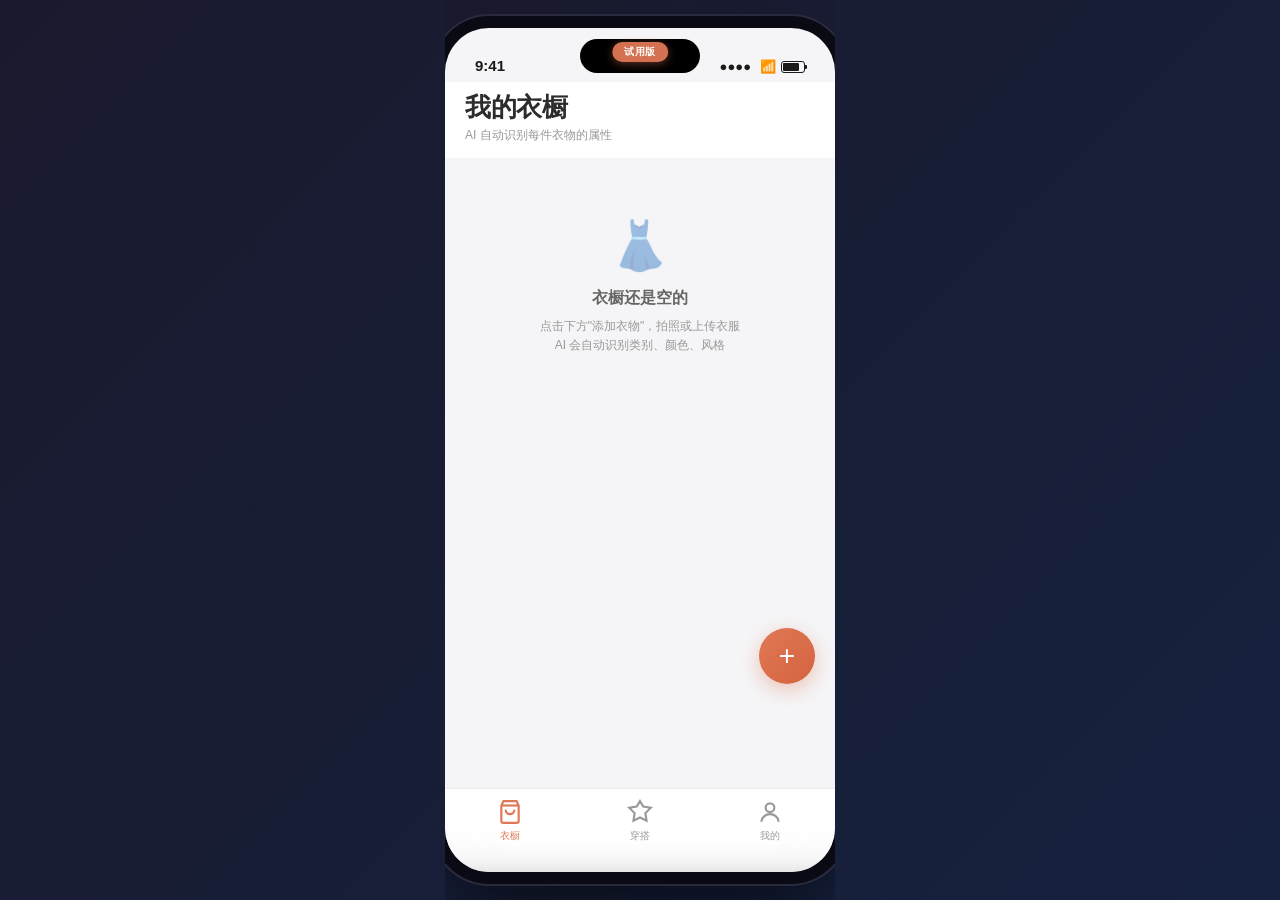
<file: index.html>
<!DOCTYPE html>
<html lang="zh-CN">
<head>
<meta charset="UTF-8">
<meta name="viewport" content="width=device-width, initial-scale=1.0, maximum-scale=1.0, user-scalable=no, viewport-fit=cover">
<title>智能穿搭 · 让 AI 帮你搭出每天的精彩</title>

<!-- ===== PWA 三件套（相册缺失，本方案补全） ===== -->
<link rel="manifest" href="manifest.json">
<meta name="theme-color" content="#e07856">
<meta name="apple-mobile-web-app-capable" content="yes">
<meta name="apple-mobile-web-app-status-bar-style" content="default">
<meta name="apple-mobile-web-app-title" content="智能穿搭">
<link rel="apple-touch-icon" href="assets/icons/apple-touch-icon.png">

<link rel="stylesheet" href="css/style.css" />

<style>
  /* AI 功能样式（复用相册） */
  .ai-output { margin-top:12px; padding:14px; background:#fff; border-radius:12px; font-size:14px; line-height:1.8; color:#333; white-space:pre-wrap; }
  .ai-output.streaming::after { content:'▋'; color:#e07856; animation:blink 0.8s infinite; }
  @keyframes blink { 50%{opacity:0;} }
  .ai-loading { display:flex; align-items:center; justify-content:center; gap:8px; padding:20px; color:#999; font-size:13px; }
  .ai-dot { width:6px; height:6px; background:#e07856; border-radius:50%; animation:bounce 1.2s infinite; }
  .ai-dot:nth-child(2){ animation-delay:0.2s; } .ai-dot:nth-child(3){ animation-delay:0.4s; }
  @keyframes bounce { 0%,80%,100%{transform:scale(0.6);opacity:0.4;} 40%{transform:scale(1);opacity:1;} }
  .ai-error { margin-top:12px; padding:12px; background:#fff5f5; border:1px solid #ffd5d5; border-radius:10px; font-size:12px; color:#c0392b; line-height:1.6; }
  .empty-state { padding:60px 30px; text-align:center; color:#999; }
  .empty-state .es-icon { font-size:48px; margin-bottom:14px; opacity:0.4; }
  .empty-state .es-title { font-size:16px; font-weight:700; color:#666; }
  .empty-state .es-sub { font-size:12px; margin-top:8px; line-height:1.6; }
  .empty-hint { padding:30px 20px; text-align:center; color:#bbb; font-size:13px; }

  /* 抽屉输入样式（复用相册 supplement） */
  .supp-label { font-size:13px; font-weight:700; margin-bottom:8px; }
  .supp-input { width:100%; padding:12px 14px; border:1px solid #e0e0e0; border-radius:12px; font-size:14px; font-family:inherit; outline:none; background:#fff; }
  .supp-input:focus { border-color:#e07856; }
  .supp-hint { font-size:11px; color:#bbb; margin-top:6px; }
  .supp-save { width:100%; margin-top:20px; padding:14px; background:linear-gradient(135deg,#e07856,#d4633f); color:#fff; border:none; border-radius:14px; font-size:15px; font-weight:700; cursor:pointer; }

  /* 打标签遮罩 */
  .tagging-mask { position:absolute; inset:0; background:rgba(0,0,0,0.5); z-index:850; display:none; align-items:center; justify-content:center; }
  .tagging-mask.show { display:flex; }
  .tagging-box { background:#fff; border-radius:18px; padding:24px 30px; text-align:center; box-shadow:0 10px 40px rgba(0,0,0,0.3); }
  .tagging-box .tg-icon { font-size:40px; margin-bottom:10px; }
  .tagging-box .tg-status { font-size:14px; color:#333; font-weight:600; }

  /* 添加衣物来源选择菜单 */
  .add-source-sheet { position:absolute; left:0; right:0; bottom:0; background:#fff; border-radius:24px 24px 0 0; padding:10px 20px 30px; z-index:821; transform:translateY(110%); transition:transform 0.3s cubic-bezier(0.2,0.8,0.2,1); box-shadow:0 -8px 40px rgba(0,0,0,0.2); }
  .add-source-sheet.show { transform:translateY(0); }
  .add-source-btn { display:flex; align-items:center; gap:14px; padding:16px; background:#f8f8fa; border-radius:14px; margin-bottom:10px; cursor:pointer; }
  .add-source-btn:active { background:#f0f0f2; }
  .add-source-btn .as-icon { font-size:28px; flex-shrink:0; }
  .add-source-btn .as-title { font-size:15px; font-weight:700; color:#1a1a2e; }
  .add-source-btn .as-desc { font-size:11px; color:#999; margin-top:2px; }
  .add-source-cancel { text-align:center; padding:14px; font-size:14px; color:#999; font-weight:600; margin-top:6px; cursor:pointer; }

  /* 视觉隐藏但保持可交互（比 display:none 更适合 label 关联的 input） */
  .sr-only { position:absolute; width:1px; height:1px; padding:0; margin:-1px; overflow:hidden; clip:rect(0,0,0,0); white-space:nowrap; border:0; }

  /* 衣橱页 */
  .closet-stats { display:flex; flex-wrap:wrap; gap:6px; padding:14px 20px 4px; }
  .cloth-grid { display:grid; grid-template-columns:1fr 1fr; gap:12px; padding:12px 20px 0; }
  .cloth-card { background:#fff; border-radius:16px; overflow:hidden; position:relative; box-shadow:0 1px 3px rgba(0,0,0,0.04); }
  .cloth-thumb { width:100%; aspect-ratio:1; background-size:cover; background-position:center; background-color:#f0f0f2; display:flex; align-items:center; justify-content:center; }
  .cloth-thumb span { font-size:32px; opacity:0.3; }
  .cloth-info { padding:10px 12px; }
  .cloth-cat { font-size:13px; font-weight:700; color:#1a1a2e; }
  .cloth-meta { font-size:11px; color:#999; margin-top:3px; }
  .cloth-del { position:absolute; top:8px; right:8px; width:26px; height:26px; background:rgba(0,0,0,0.4); border-radius:50%; display:flex; align-items:center; justify-content:center; font-size:12px; }
  .detail-cloth-img { width:100%; aspect-ratio:1; background-size:cover; background-position:center; background-color:#f0f0f2; }
  .retag-btn { width:100%; margin-top:12px; padding:12px; background:linear-gradient(135deg,#1a1a2e,#2d3561); color:#fff; border:none; border-radius:12px; font-size:13px; font-weight:600; cursor:pointer; display:flex; align-items:center; justify-content:center; gap:6px; }
  .retag-btn:active { opacity:0.85; }
  .cloth-badge { position:absolute; top:6px; left:6px; background:rgba(224,120,86,0.95); color:#fff; font-size:9px; font-weight:700; padding:2px 7px; border-radius:8px; }
  .cloth-thumb { position:relative; }

  /* 穿搭页 */
  .cond-card { margin:14px 20px; background:#fff; border-radius:18px; padding:16px; box-shadow:0 1px 3px rgba(0,0,0,0.04); }
  .cond-row { display:flex; align-items:center; padding:8px 0; border-bottom:1px solid #f7f7f8; }
  .cond-row:last-child { border-bottom:none; }
  .cond-label { width:64px; font-size:14px; font-weight:600; color:#333; }
  .cond-input { flex:1; border:none; outline:none; font-size:14px; font-family:inherit; background:transparent; }
  .cond-unit { font-size:13px; color:#999; }
  .ai-btn { width:100%; padding:14px; background:linear-gradient(135deg,#1a1a2e,#2d3561); color:#fff; border:none; border-radius:14px; font-size:15px; font-weight:700; cursor:pointer; display:flex; align-items:center; justify-content:center; gap:6px; }
  .ai-btn:active { opacity:0.85; }
  .look-card { background:#fff; border-radius:18px; padding:16px; margin-top:14px; box-shadow:0 1px 3px rgba(0,0,0,0.04); }
  .look-picks { display:flex; gap:10px; overflow-x:auto; padding-bottom:12px; }
  .look-picks::-webkit-scrollbar { display:none; }
  .pick-item { flex:0 0 80px; }
  .pick-thumb { width:80px; height:80px; border-radius:12px; background-size:cover; background-position:center; background-color:#f0f0f2; display:flex; align-items:center; justify-content:center; }
  .pick-thumb span { font-size:22px; opacity:0.3; }
  .pick-body { margin-top:6px; text-align:center; }
  .pick-role { font-size:11px; font-weight:700; color:#e07856; }
  .pick-desc { font-size:10px; color:#999; margin-top:2px; }
  .look-reason { font-size:13px; color:#555; line-height:1.7; padding:12px 0; border-top:1px solid #f7f7f8; }
  .poster-btn { margin-top:10px; }
  .save-look-btn { width:100%; margin-top:10px; padding:12px; background:#f0f0f2; color:#666; border:none; border-radius:12px; font-size:13px; font-weight:600; cursor:pointer; }
  .poster-wrap { text-align:center; }
  .poster-img { width:100%; border-radius:14px; display:block; }
  .poster-dl { display:inline-block; margin-top:10px; padding:8px 18px; background:#e07856; color:#fff; border-radius:20px; font-size:13px; text-decoration:none; font-weight:600; }
  .history-card { display:flex; align-items:center; gap:12px; background:#fff; border-radius:14px; padding:10px; margin-bottom:10px; box-shadow:0 1px 3px rgba(0,0,0,0.04); position:relative; }
  .history-cover { width:60px; height:60px; border-radius:10px; background-size:cover; background-position:center; background-color:#f0f0f2; display:flex; align-items:center; justify-content:center; flex-shrink:0; }
  .history-cover span { font-size:22px; opacity:0.3; }
  .history-body { flex:1; min-width:0; }
  .history-cond { font-size:13px; font-weight:600; color:#333; }
  .history-date { font-size:11px; color:#999; margin-top:3px; }
  .history-poster-badge { font-size:10px; color:#fff; background:#e07856; padding:2px 8px; border-radius:8px; }
  .history-del { position:absolute; top:8px; right:8px; font-size:14px; }

  /* 悬浮添加按钮 */
  .fab { position:absolute; right:20px; bottom:104px; width:56px; height:56px; border-radius:50%; background:linear-gradient(135deg,#e07856,#d4633f); color:#fff; border:none; font-size:28px; box-shadow:0 6px 20px rgba(224,120,86,0.4); cursor:pointer; z-index:40; display:flex; align-items:center; justify-content:center; }

  /* 激活遮罩 */
  .license-mask { position:absolute; inset:0; background:linear-gradient(160deg,#1a1a2e 0%,#2d3561 60%,#e07856 140%); z-index:950; display:none; flex-direction:column; align-items:center; justify-content:center; padding:40px 30px; }
  .license-mask.show { display:flex; }
  .license-box { width:100%; max-width:320px; text-align:center; color:#fff; }
  .lic-icon { font-size:56px; margin-bottom:16px; }
  .lic-title { font-size:24px; font-weight:800; letter-spacing:-0.5px; }
  .lic-sub { font-size:12px; opacity:0.8; margin-top:10px; line-height:1.6; }
  .lic-input { width:100%; margin-top:24px; padding:14px 16px; border-radius:14px; border:none; font-size:16px; font-family:inherit; text-align:center; letter-spacing:1px; background:rgba(255,255,255,0.95); color:#1a1a2e; outline:none; }
  .lic-error { font-size:12px; color:#ffd5d5; margin-top:10px; min-height:16px; }
  .lic-btn { width:100%; margin-top:16px; padding:15px; background:#fff; color:#1a1a2e; border:none; border-radius:14px; font-size:15px; font-weight:700; cursor:pointer; box-shadow:0 6px 20px rgba(0,0,0,0.3); }
  .lic-btn:active { opacity:0.85; }
  .lic-tip { font-size:10px; opacity:0.6; margin-top:24px; line-height:1.5; }

  /* 试用版徽章 */
  .edition-badge { position:absolute; top:14px; left:50%; transform:translateX(-50%); z-index:110; background:rgba(224,120,86,0.95); color:#fff; font-size:10px; font-weight:700; padding:3px 12px; border-radius:10px; letter-spacing:0.5px; box-shadow:0 2px 8px rgba(224,120,86,0.4); display:none; }

  /* API 配置教程折叠区 */
  .guide-toggle { margin-top:14px; padding:12px 14px; background:#f0f6ff; border:1px solid #d0e3ff; border-radius:12px; font-size:12px; color:#1a73e8; font-weight:600; cursor:pointer; display:flex; align-items:center; justify-content:space-between; }
  .guide-toggle:active { background:#e3eeff; }
  .guide-arrow { transition:transform 0.2s; font-size:18px; }
  .guide-arrow.open { transform:rotate(90deg); }
  .guide-steps { margin-top:10px; }
  .guide-step { display:flex; gap:12px; padding:12px 0; border-bottom:1px solid #f5f5f7; }
  .guide-step:last-of-type { border-bottom:none; }
  .gs-num { flex:0 0 24px; width:24px; height:24px; border-radius:50%; background:linear-gradient(135deg,#e07856,#d4633f); color:#fff; font-size:12px; font-weight:700; display:flex; align-items:center; justify-content:center; }
  .gs-body { flex:1; min-width:0; }
  .gs-title { font-size:13px; font-weight:700; color:#1a1a2e; margin-bottom:4px; }
  .gs-desc { font-size:12px; color:#666; line-height:1.6; word-break:break-all; }
  .gs-desc a { color:#1a73e8; }
  .gs-desc code { background:#f0f0f2; padding:1px 6px; border-radius:4px; font-size:11px; }
  .guide-tip { margin-top:12px; padding:12px 14px; background:#fff8e8; border:1px solid #ffe089; border-radius:10px; font-size:11px; color:#8a6d1b; line-height:1.6; }
</style>
</head>
<body>

<div class="phone">
  <div class="dynamic-island"></div>

  <!-- 试用版徽章（仅 trial 模式显示，JS 控制） -->
  <div class="edition-badge" id="edition-badge" style="display:none">试用版</div>

  <!-- 状态栏 -->
  <div class="status-bar">
    <span>9:41</span>
    <div class="icons">
      <span>●●●●</span>
      <span style="margin-left:4px">📶</span>
      <div class="battery"><div class="battery-fill"></div></div>
    </div>
  </div>

  <!-- ========== 页面1: 衣橱 ========== -->
  <div class="screen active" id="screen-closet">
    <div class="nav-header">
      <div>
        <h1>我的衣橱</h1>
        <div class="sub">AI 自动识别每件衣物的属性</div>
      </div>
    </div>
    <div class="content" id="closet-content"></div>
    <button class="fab" onclick="PageCloset.addCloth()">+</button>
  </div>

  <!-- ========== 页面2: 今日穿搭 ========== -->
  <div class="screen" id="screen-outfit">
    <div class="content" id="outfit-content"></div>
  </div>

  <!-- ========== 页面3: 我的 ========== -->
  <div class="screen" id="screen-me">
    <div class="content" id="me-content"></div>
  </div>

  <!-- 隐藏的文件选择 input（衣橱添加用）
       两个 input：cloth-file-input 走相册（无capture），cloth-camera-input 走拍照（带capture） -->
  <input type="file" id="cloth-file-input" accept="image/*" multiple class="sr-only">
  <input type="file" id="cloth-camera-input" accept="image/*" capture="environment" class="sr-only">

  <!-- Toast -->
  <div class="toast" id="toast"></div>

  <!-- 激活遮罩（未激活时显示） -->
  <div class="license-mask" id="license-mask">
    <div class="license-box">
      <div class="lic-icon">🔐</div>
      <div class="lic-title">激活智能穿搭</div>
      <div class="lic-sub">请输入您购买的激活码<br>激活码绑定本设备，仅限本人使用</div>
      <input type="text" id="license-code" class="lic-input" placeholder="SO-XXXX-XXXX-XXXX" autocomplete="off">
      <div id="license-error" class="lic-error"></div>
      <button class="lic-btn" onclick="doActivate()">激活并开始使用</button>
      <div class="lic-tip">💡 激活码可在"我的"页管理，换设备需联系卖家解绑</div>
    </div>
  </div>

  <!-- 打标签遮罩 -->
  <div class="tagging-mask" id="tagging-mask">
    <div class="tagging-box">
      <div class="tg-icon">🤖</div>
      <div class="tg-status" id="tagging-status">AI 识别中...</div>
    </div>
  </div>

  <!-- 添加衣物选择菜单（拍照/相册）
       关键：用 <label for="..."> 关联 input，而非 JS 的 input.click()。
       label 点击是浏览器原生行为，100% 保留用户手势上下文，iOS/安卓都可靠触发文件选择。 -->
  <div class="drawer-mask" id="add-source-mask" onclick="closeAddSource()"></div>
  <div class="add-source-sheet" id="add-source-sheet">
    <div class="drawer-handle" onclick="closeAddSource()"></div>
    <div style="font-size:15px;font-weight:700;text-align:center;margin-bottom:16px">添加衣物</div>
    <label class="add-source-btn" for="cloth-camera-input">
      <span class="as-icon">📷</span>
      <div>
        <div class="as-title">拍照</div>
        <div class="as-desc">用摄像头拍衣服</div>
      </div>
    </label>
    <label class="add-source-btn" for="cloth-file-input">
      <span class="as-icon">🖼️</span>
      <div>
        <div class="as-title">从相册选择</div>
        <div class="as-desc">选手机里已有的照片（可多选）</div>
      </div>
    </label>
    <div class="add-source-cancel" onclick="closeAddSource()">取消</div>
  </div>

  <!-- 底部抽屉（单品详情用） -->
  <div class="drawer-mask" id="drawer-mask" onclick="PageCloset.closeDrawer()"></div>
  <div class="photo-drawer" id="photo-drawer" style="max-height:85%">
    <div class="drawer-handle" onclick="PageCloset.closeDrawer()"></div>
    <div class="drawer-header">
      <div>
        <div class="drawer-spot" id="drawer-title">衣物</div>
        <div class="drawer-sub" id="drawer-sub">详情</div>
      </div>
      <div class="drawer-close" onclick="PageCloset.closeDrawer()">✕</div>
    </div>
    <div style="padding:0 0 10px;overflow-y:auto" id="drawer-body"></div>
  </div>

  <!-- AI 设置面板 -->
  <div class="drawer-mask" id="ai-mask" onclick="closeAISettings()"></div>
  <div class="photo-drawer" id="ai-panel" style="max-height:90%">
    <div class="drawer-handle" onclick="closeAISettings()"></div>
    <div class="drawer-header">
      <div>
        <div class="drawer-spot">🤖 AI 配置</div>
        <div class="drawer-sub">配置智谱 API Key，启用打标签 / 搭配 / 海报</div>
      </div>
      <div class="drawer-close" onclick="closeAISettings()">✕</div>
    </div>
    <div style="padding:0 20px 30px;overflow-y:auto">
      <div class="supp-label">选择默认模型</div>
      <select id="ai-preset" class="supp-input" style="height:44px;margin-bottom:4px" onchange="onPresetChange()">
        <option value="glm">智谱 · GLM-4.6（文本，搭配推荐）</option>
        <option value="glm-vision">智谱 · GLM-4V（视觉，打标签）</option>
        <option value="cogview">智谱 · CogView-3-Flash（生图，海报）</option>
        <option value="custom">自定义（OpenAI 兼容接口）</option>
      </select>
      <div style="font-size:11px;color:#999;margin-top:8px;line-height:1.5">
        💡 三个智谱模型共用同一个 API Key，选任意一个并填入 Key 即可启用全部功能。
      </div>
      <div id="ai-custom-fields" style="display:none;margin-top:12px">
        <input type="text" id="ai-custom-base" class="supp-input" placeholder="接口地址，如 https://api.xxx.com/v1" style="margin-bottom:8px">
        <input type="text" id="ai-custom-model" class="supp-input" placeholder="模型名，如 gpt-4o-mini">
      </div>
      <div class="supp-label" style="margin-top:18px">API Key</div>
      <input type="password" id="ai-key" class="supp-input" placeholder="sk-..." autocomplete="off">
      <div class="supp-hint" id="ai-key-hint"></div>
      <div id="ai-getkey-link" style="margin-top:8px"></div>

      <!-- 详细获取步骤（可折叠） -->
      <div class="guide-toggle" onclick="toggleGuide()">
        <span>📋 不知道怎么获取 API Key？点这里看详细步骤</span>
        <span class="guide-arrow" id="guide-arrow">›</span>
      </div>
      <div class="guide-steps" id="guide-steps" style="display:none">
        <div class="guide-step">
          <div class="gs-num">1</div>
          <div class="gs-body">
            <div class="gs-title">注册智谱账号（免费）</div>
            <div class="gs-desc">打开 <a href="https://open.bigmodel.cn" target="_blank">open.bigmodel.cn</a>，用手机号注册登录。新用户送免费额度，日常使用基本够用。</div>
          </div>
        </div>
        <div class="guide-step">
          <div class="gs-num">2</div>
          <div class="gs-body">
            <div class="gs-title">进入 API Keys 管理页</div>
            <div class="gs-desc">登录后，点击右上角头像 →「API Keys」，或直接访问：<br><a href="https://open.bigmodel.cn/usercenter/proj-mgmt/apikeys" target="_blank">open.bigmodel.cn/usercenter/proj-mgmt/apikeys</a></div>
          </div>
        </div>
        <div class="guide-step">
          <div class="gs-num">3</div>
          <div class="gs-body">
            <div class="gs-title">创建 API Key</div>
            <div class="gs-desc">点击「添加 API Key」，随便起个名字（如"穿搭App"），创建后会生成一串以 <code>sk-</code> 开头的密钥。</div>
          </div>
        </div>
        <div class="guide-step">
          <div class="gs-num">4</div>
          <div class="gs-body">
            <div class="gs-title">复制粘贴到上方输入框</div>
            <div class="gs-desc">点「复制」把 Key 复制下来，粘贴到上方的「API Key」输入框，然后点「保存配置」即可。</div>
          </div>
        </div>
        <div class="guide-tip">
          💡 <b>费用说明：</b>智谱新用户有免费额度。日常打标签+搭配+海报，每月大概几毛到几块钱。可在智谱后台「财务中心」设置消费上限，避免超额。
        </div>
      </div>

      <div style="margin-top:14px;padding:12px;background:#fff8e8;border:1px solid #ffe089;border-radius:10px;font-size:11px;color:#8a6d1b;line-height:1.6">
        🔒 Key 仅保存在你本机浏览器（localStorage），不会上传服务器，不进入代码。<br>
        建议在智谱后台设置消费上限。
      </div>
      <div style="display:flex;gap:10px;margin-top:18px">
        <button class="supp-save" style="flex:1" onclick="saveAISettings()">保存配置</button>
        <button style="flex:0 0 auto;padding:14px 18px;background:#f0f0f2;color:#666;border:none;border-radius:14px;font-size:14px;font-weight:600;cursor:pointer" onclick="clearAISettings()">清除</button>
      </div>
    </div>
  </div>

  <!-- 底部导航 -->
  <div class="tabbar">
    <div class="tab-item active" data-screen="closet" onclick="switchTab('closet')">
      <svg viewBox="0 0 24 24" fill="none" stroke="currentColor" stroke-width="2"><path d="M6 2 4 6v14a2 2 0 0 0 2 2h12a2 2 0 0 0 2-2V6l-2-4Z"/><path d="M4 6h16"/><path d="M16 10a4 4 0 0 1-8 0"/></svg>
      <span>衣橱</span>
    </div>
    <div class="tab-item" data-screen="outfit" onclick="switchTab('outfit')">
      <svg viewBox="0 0 24 24" fill="none" stroke="currentColor" stroke-width="2"><path d="M12 2 9 7l-7 1 5 5-1 7 6-3 6 3-1-7 5-5-7-1Z"/></svg>
      <span>穿搭</span>
    </div>
    <div class="tab-item" data-screen="me" onclick="switchTab('me')">
      <svg viewBox="0 0 24 24" fill="none" stroke="currentColor" stroke-width="2"><circle cx="12" cy="8" r="4"/><path d="M4 21c0-4 4-7 8-7s8 3 8 7"/></svg>
      <span>我的</span>
    </div>
  </div>
</div>

<!-- ========== JS 模块（按依赖顺序加载） ========== -->
<!-- edition.js 必须第一个加载，其他模块依赖 EDITION 配置 -->
<script src="js/edition.js?v=13"></script>
<script src="lib/heic2any.min.js"></script>
<script src="lib/fingerprint.min.js"></script>
<script src="js/db.js?v=13"></script>
<script src="js/config.js?v=13"></script>
<script src="js/ai.js?v=13"></script>
<script src="js/image-utils.js?v=13"></script>
<script src="js/store.js?v=13"></script>
<script src="js/license.js?v=13"></script>
<script src="js/page-closet.js?v=13"></script>
<script src="js/page-outfit.js?v=13"></script>
<script src="js/page-me.js?v=13"></script>
<script src="js/main.js?v=13"></script>
</body>
</html>
</file>
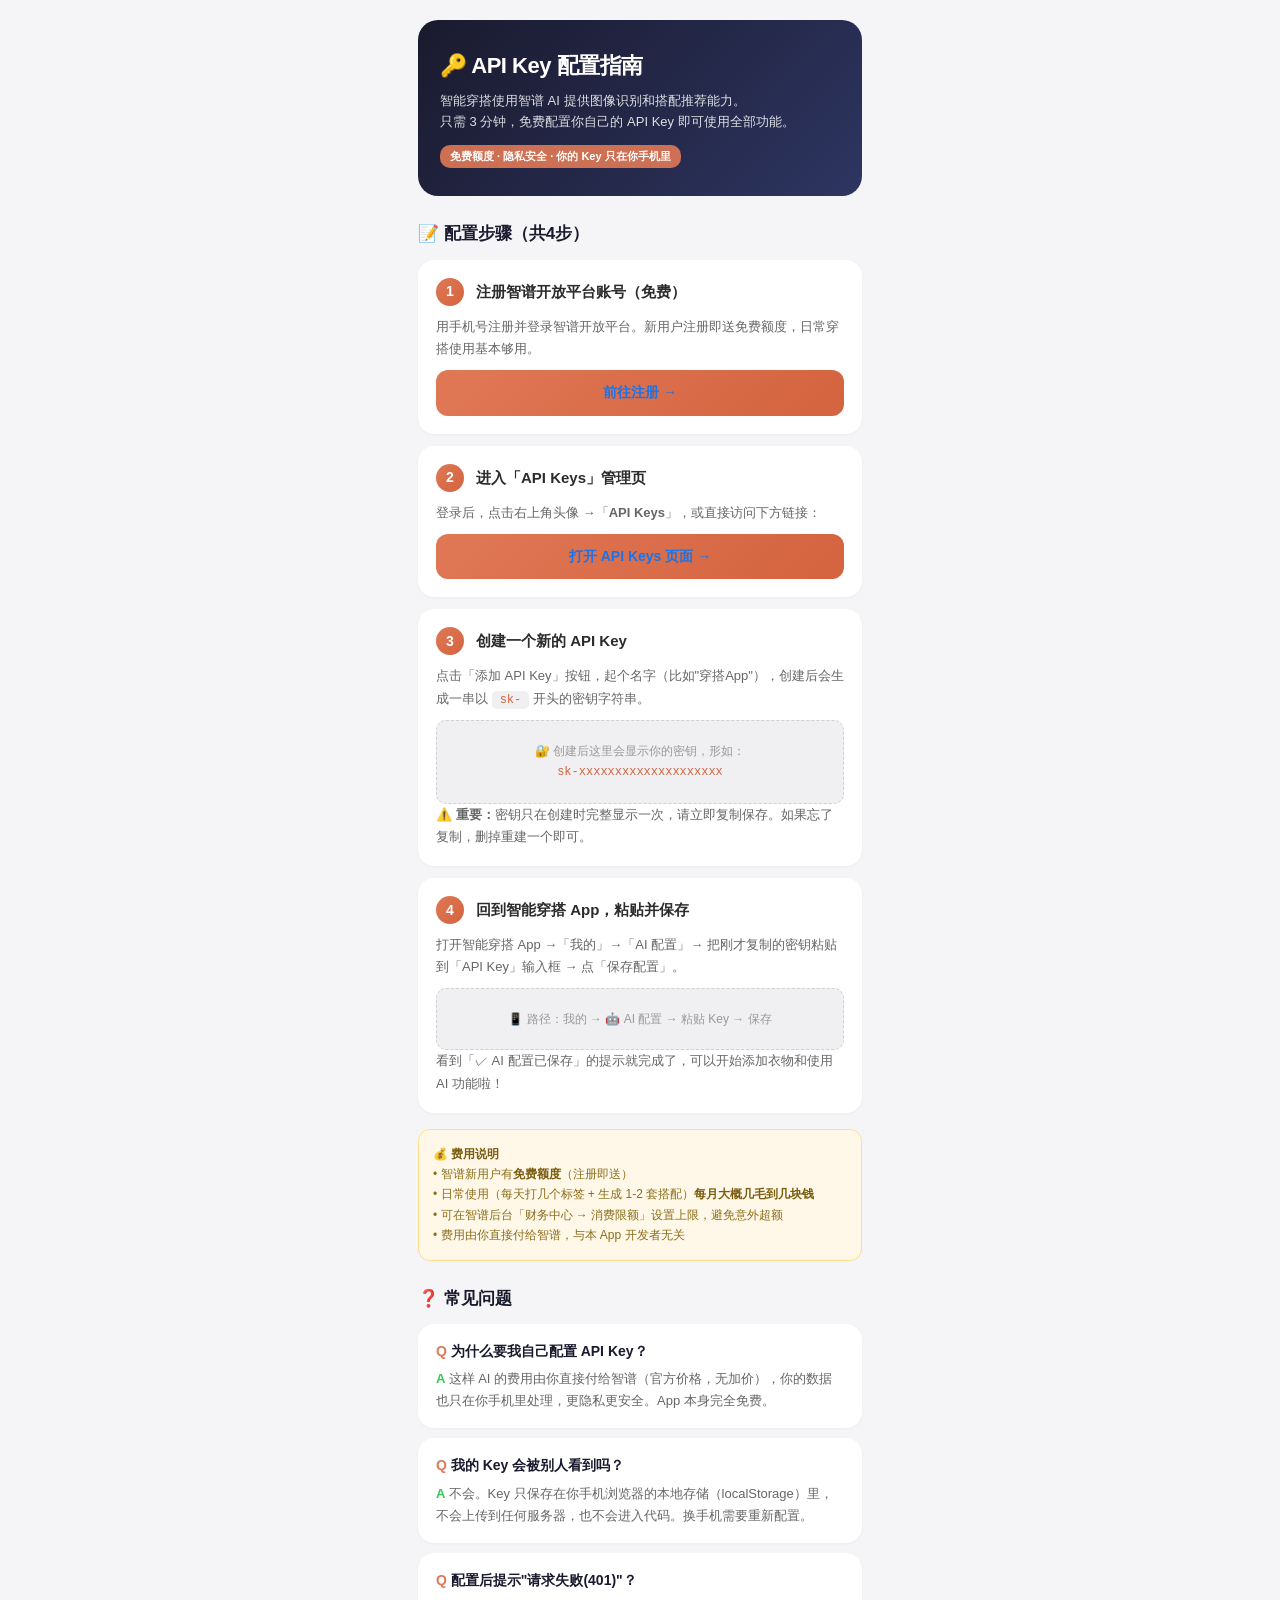
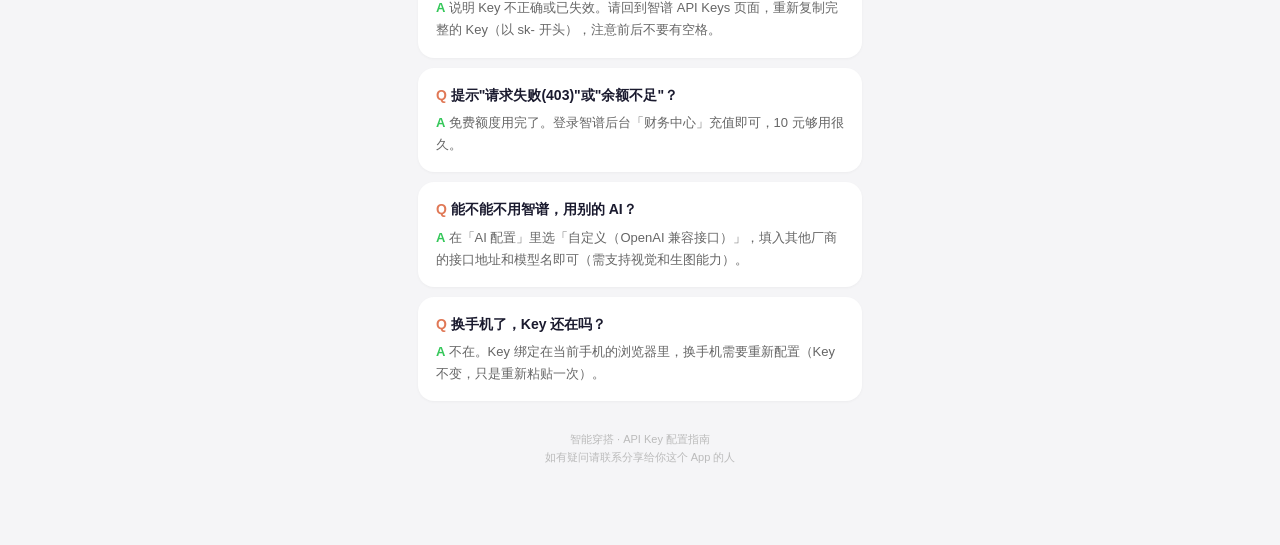
<file: api-guide.html>
<!DOCTYPE html>
<html lang="zh-CN">
<head>
<meta charset="UTF-8">
<meta name="viewport" content="width=device-width, initial-scale=1.0, maximum-scale=1.0, user-scalable=no, viewport-fit=cover">
<title>API Key 配置指南 · 智能穿搭</title>
<style>
  * { margin:0; padding:0; box-sizing:border-box; -webkit-tap-highlight-color:transparent; }
  body { font-family:-apple-system,BlinkMacSystemFont,"PingFang SC","Helvetica Neue",sans-serif; background:#f5f5f7; color:#2c2c2c; line-height:1.6; padding-bottom:60px; }
  .wrap { max-width:480px; margin:0 auto; padding:20px 18px; }
  .hero { background:linear-gradient(135deg,#1a1a2e,#2d3561); color:#fff; border-radius:20px; padding:28px 22px; margin-bottom:20px; }
  .hero h1 { font-size:22px; font-weight:800; letter-spacing:-0.5px; }
  .hero p { font-size:13px; opacity:0.85; margin-top:8px; }
  .hero .badge { display:inline-block; background:rgba(224,120,86,0.9); color:#fff; font-size:11px; font-weight:700; padding:3px 10px; border-radius:10px; margin-top:12px; }
  h2 { font-size:17px; font-weight:800; margin:24px 0 12px; color:#1a1a2e; }
  .step { background:#fff; border-radius:16px; padding:18px; margin-bottom:12px; box-shadow:0 1px 3px rgba(0,0,0,0.04); }
  .step-head { display:flex; align-items:center; gap:12px; margin-bottom:10px; }
  .step-num { width:28px; height:28px; border-radius:50%; background:linear-gradient(135deg,#e07856,#d4633f); color:#fff; font-size:14px; font-weight:800; display:flex; align-items:center; justify-content:center; flex-shrink:0; }
  .step-title { font-size:15px; font-weight:700; }
  .step-body { font-size:13px; color:#666; line-height:1.7; }
  .step-body a { color:#1a73e8; word-break:break-all; }
  .step-body code { background:#f0f0f2; padding:2px 8px; border-radius:5px; font-size:12px; color:#d4633f; font-family:Menlo,Monaco,monospace; }
  .btn-link { display:block; margin-top:10px; padding:11px; background:linear-gradient(135deg,#e07856,#d4633f); color:#fff; text-align:center; text-decoration:none; border-radius:12px; font-size:14px; font-weight:700; }
  .btn-link:active { opacity:0.85; }
  .tip { background:#fff8e8; border:1px solid #ffe089; border-radius:12px; padding:14px; font-size:12px; color:#8a6d1b; line-height:1.7; margin:16px 0; }
  .tip b { color:#7a5c0f; }
  .qa { background:#fff; border-radius:16px; padding:16px 18px; margin-bottom:10px; box-shadow:0 1px 3px rgba(0,0,0,0.04); }
  .qa .q { font-size:14px; font-weight:700; color:#1a1a2e; margin-bottom:6px; }
  .qa .q::before { content:'Q '; color:#e07856; }
  .qa .a { font-size:13px; color:#666; line-height:1.7; }
  .qa .a::before { content:'A '; color:#34c759; font-weight:700; }
  .footer { text-align:center; font-size:11px; color:#bbb; margin-top:30px; line-height:1.6; }
  .img-mock { background:#f0f0f2; border-radius:10px; padding:20px; text-align:center; font-size:12px; color:#999; margin-top:10px; border:1px dashed #d0d0d0; }
</style>
</head>
<body>
<div class="wrap">

  <div class="hero">
    <h1>🔑 API Key 配置指南</h1>
    <p>智能穿搭使用智谱 AI 提供图像识别和搭配推荐能力。<br>只需 3 分钟，免费配置你自己的 API Key 即可使用全部功能。</p>
    <span class="badge">免费额度 · 隐私安全 · 你的 Key 只在你手机里</span>
  </div>

  <h2>📝 配置步骤（共4步）</h2>

  <div class="step">
    <div class="step-head">
      <div class="step-num">1</div>
      <div class="step-title">注册智谱开放平台账号（免费）</div>
    </div>
    <div class="step-body">
      用手机号注册并登录智谱开放平台。新用户注册即送免费额度，日常穿搭使用基本够用。
      <a class="btn-link" href="https://open.bigmodel.cn" target="_blank">前往注册 →</a>
    </div>
  </div>

  <div class="step">
    <div class="step-head">
      <div class="step-num">2</div>
      <div class="step-title">进入「API Keys」管理页</div>
    </div>
    <div class="step-body">
      登录后，点击右上角头像 →「<b>API Keys</b>」，或直接访问下方链接：
      <a class="btn-link" href="https://open.bigmodel.cn/usercenter/proj-mgmt/apikeys" target="_blank">打开 API Keys 页面 →</a>
    </div>
  </div>

  <div class="step">
    <div class="step-head">
      <div class="step-num">3</div>
      <div class="step-title">创建一个新的 API Key</div>
    </div>
    <div class="step-body">
      点击「添加 API Key」按钮，起个名字（比如"穿搭App"），创建后会生成一串以 <code>sk-</code> 开头的密钥字符串。
      <div class="img-mock">🔐 创建后这里会显示你的密钥，形如：<br><code>sk-xxxxxxxxxxxxxxxxxxxx</code></div>
      <b>⚠️ 重要：</b>密钥只在创建时完整显示一次，请立即复制保存。如果忘了复制，删掉重建一个即可。
    </div>
  </div>

  <div class="step">
    <div class="step-head">
      <div class="step-num">4</div>
      <div class="step-title">回到智能穿搭 App，粘贴并保存</div>
    </div>
    <div class="step-body">
      打开智能穿搭 App →「我的」→「AI 配置」→ 把刚才复制的密钥粘贴到「API Key」输入框 → 点「保存配置」。
      <div class="img-mock">📱 路径：我的 → 🤖 AI 配置 → 粘贴 Key → 保存</div>
      看到「✓ AI 配置已保存」的提示就完成了，可以开始添加衣物和使用 AI 功能啦！
    </div>
  </div>

  <div class="tip">
    💰 <b>费用说明</b><br>
    • 智谱新用户有<b>免费额度</b>（注册即送）<br>
    • 日常使用（每天打几个标签 + 生成 1-2 套搭配）<b>每月大概几毛到几块钱</b><br>
    • 可在智谱后台「财务中心 → 消费限额」设置上限，避免意外超额<br>
    • 费用由你直接付给智谱，与本 App 开发者无关
  </div>

  <h2>❓ 常见问题</h2>

  <div class="qa">
    <div class="q">为什么要我自己配置 API Key？</div>
    <div class="a">这样 AI 的费用由你直接付给智谱（官方价格，无加价），你的数据也只在你手机里处理，更隐私更安全。App 本身完全免费。</div>
  </div>

  <div class="qa">
    <div class="q">我的 Key 会被别人看到吗？</div>
    <div class="a">不会。Key 只保存在你手机浏览器的本地存储（localStorage）里，不会上传到任何服务器，也不会进入代码。换手机需要重新配置。</div>
  </div>

  <div class="qa">
    <div class="q">配置后提示"请求失败(401)"？</div>
    <div class="a">说明 Key 不正确或已失效。请回到智谱 API Keys 页面，重新复制完整的 Key（以 sk- 开头），注意前后不要有空格。</div>
  </div>

  <div class="qa">
    <div class="q">提示"请求失败(403)"或"余额不足"？</div>
    <div class="a">免费额度用完了。登录智谱后台「财务中心」充值即可，10 元够用很久。</div>
  </div>

  <div class="qa">
    <div class="q">能不能不用智谱，用别的 AI？</div>
    <div class="a">在「AI 配置」里选「自定义（OpenAI 兼容接口）」，填入其他厂商的接口地址和模型名即可（需支持视觉和生图能力）。</div>
  </div>

  <div class="qa">
    <div class="q">换手机了，Key 还在吗？</div>
    <div class="a">不在。Key 绑定在当前手机的浏览器里，换手机需要重新配置（Key 不变，只是重新粘贴一次）。</div>
  </div>

  <div class="footer">
    智能穿搭 · API Key 配置指南<br>
    如有疑问请联系分享给你这个 App 的人
  </div>

</div>
</body>
</html>
</file>
<file: css/style.css>
/* ============ 全局 ============ */
  :root {
    /* 色板（从相册硬编码抽取为变量） */
    --accent: #e07856;          /* 主橙 */
    --accent-2: #d4633f;        /* 主橙深 */
    --accent-light: #fef0e7;    /* 主橙浅底 */
    --dark: #1a1a2e;            /* 深蓝 */
    --dark-2: #2d3561;          /* 深蓝2 */
    --bg: #f5f5f7;              /* 背景灰 */
    --card: #fff;               /* 卡片白 */
    --divider: #f0f0f2;         /* 分隔灰 */
    --text: #2c2c2c;            /* 主文字 */
    --text-sub: #999;           /* 次要文字 */
    --text-strong: #1a1a2e;     /* 强调文字 */
    --tag-blue-bg: #e8f0fe; --tag-blue: #1a73e8;
    --tag-green-bg: #e6f4ea; --tag-green: #137333;
  }
  * { margin: 0; padding: 0; box-sizing: border-box; -webkit-tap-highlight-color: transparent; }
  html, body {
    height: 100%;
    font-family: -apple-system, BlinkMacSystemFont, "PingFang SC", "Helvetica Neue", sans-serif;
    background: linear-gradient(135deg, #1a1a2e 0%, #16213e 100%);
    color: var(--text);
    display: flex;
    align-items: center;
    justify-content: center;
    overflow: hidden;
  }

  /* ============ 手机外壳（桌面预览形态） ============ */
  .phone {
    width: 390px;
    height: 844px;
    background: var(--bg);
    border-radius: 44px;
    overflow: hidden;
    position: relative;
    box-shadow: 0 0 0 12px #0a0a14, 0 0 0 14px #2a2a3e, 0 40px 80px rgba(0,0,0,0.6);
    display: flex;
    flex-direction: column;
  }
  /* 灵动岛 */
  .dynamic-island {
    position: absolute; top: 11px; left: 50%; transform: translateX(-50%);
    width: 120px; height: 34px; background: #000; border-radius: 20px; z-index: 100;
  }
  /* 状态栏 */
  .status-bar {
    height: 54px; padding: 0 30px; display: flex; align-items: flex-end;
    justify-content: space-between; padding-bottom: 8px;
    font-size: 15px; font-weight: 600; color: #1a1a1a;
    flex-shrink: 0; position: relative; z-index: 50;
  }
  .status-bar .icons { display: flex; align-items: center; gap: 5px; font-size: 13px; }
  .battery { width: 24px; height: 12px; border: 1.5px solid #1a1a1a; border-radius: 3px; position: relative; padding: 1px; }
  .battery::after { content:''; position: absolute; right: -3px; top: 3px; width: 2px; height: 4px; background: #1a1a1a; border-radius: 0 1px 1px 0; }
  .battery-fill { width: 80%; height: 100%; background: #1a1a1a; border-radius: 1px; }

  /* ============ 页面容器 ============ */
  .screen { flex: 1; display: none; flex-direction: column; overflow: hidden; position: relative; }
  .screen.active { display: flex; }

  /* ============ 内容滚动区 ============ */
  .content { flex: 1; overflow-y: auto; overflow-x: hidden; -webkit-overflow-scrolling: touch; }
  .content::-webkit-scrollbar { display: none; }

  /* ============ 底部导航 ============ */
  .tabbar {
    height: 84px; background: rgba(255,255,255,0.92);
    backdrop-filter: blur(20px); -webkit-backdrop-filter: blur(20px);
    border-top: 1px solid rgba(0,0,0,0.08);
    display: flex; padding-bottom: 20px; flex-shrink: 0; position: relative; z-index: 50;
  }
  .tab-item { flex: 1; display: flex; flex-direction: column; align-items: center; justify-content: center; gap: 4px; color: #999; cursor: pointer; transition: color 0.2s; }
  .tab-item.active { color: var(--accent); }
  .tab-item svg { width: 26px; height: 26px; }
  .tab-item span { font-size: 10px; font-weight: 500; }

  /* ============ 通用标题 ============ */
  .nav-header { padding: 8px 20px 14px; display: flex; align-items: center; justify-content: space-between; background: #fff; flex-shrink: 0; }
  .nav-header h1 { font-size: 26px; font-weight: 800; letter-spacing: -0.5px; }
  .nav-header .sub { font-size: 12px; color: #999; margin-top: 2px; font-weight: 500; }

  .section-title { padding: 8px 20px 12px; display: flex; align-items: center; justify-content: space-between; }
  .section-title h2 { font-size: 18px; font-weight: 800; }

  /* tag */
  .tag { font-size: 11px; padding: 3px 10px; border-radius: 10px; background: var(--divider); color: #666; font-weight: 600; }
  .tag.blue { background: var(--tag-blue-bg); color: var(--tag-blue); }
  .tag.green { background: var(--tag-green-bg); color: var(--tag-green); }
  .tag.orange { background: var(--accent-light); color: var(--accent); }

  /* ============ 我的页（复用相册） ============ */
  .profile-header { background: linear-gradient(135deg, var(--dark), var(--dark-2)); padding: 20px 20px 60px; color: #fff; display: flex; align-items: center; gap: 16px; }
  .avatar { width: 64px; height: 64px; border-radius: 50%; background: linear-gradient(135deg, var(--accent), #f5b8a0); display: flex; align-items: center; justify-content: center; font-size: 26px; font-weight: 800; border: 3px solid rgba(255,255,255,0.2); }
  .profile-header .uname { font-size: 19px; font-weight: 700; }
  .profile-header .uid { font-size: 12px; opacity: 0.7; margin-top: 3px; }
  .profile-mini-stat { margin: -44px 20px 16px; background: #fff; border-radius: 20px; padding: 18px; display: flex; justify-content: space-around; box-shadow: 0 8px 30px rgba(0,0,0,0.08); position: relative; z-index: 2; }
  .pms-item { text-align: center; }
  .pms-item .n { font-size: 22px; font-weight: 800; color: var(--dark); }
  .pms-item .l { font-size: 11px; color: #999; margin-top: 2px; }
  .setting-list { padding: 16px 20px; }
  .setting-group { background: #fff; border-radius: 16px; overflow: hidden; margin-bottom: 16px; }
  .setting-row { padding: 14px 16px; display: flex; align-items: center; justify-content: space-between; border-bottom: 1px solid var(--divider); font-size: 14px; cursor: pointer; }
  .setting-row:last-child { border-bottom: none; }
  .setting-row:active { background: #fafafa; }
  .setting-row .left { display: flex; align-items: center; gap: 12px; }
  .setting-row .sicon { width: 28px; height: 28px; border-radius: 7px; display: flex; align-items: center; justify-content: center; font-size: 15px; }
  .setting-row .arrow { color: #ccc; }
  .privacy-banner { margin: 0 20px 16px; padding: 14px 16px; background: linear-gradient(135deg, #e6f4ea, #f0f8f2); border-radius: 16px; display: flex; gap: 12px; align-items: flex-start; border: 1px solid #c8e6d0; }
  .privacy-banner .pb-icon { font-size: 22px; flex-shrink: 0; }
  .privacy-banner .pb-text { font-size: 12px; color: #2a5a3a; line-height: 1.5; }
  .privacy-banner .pb-text b { display: block; margin-bottom: 2px; font-size: 13px; color: #137333; }

  /* Toast */
  .toast { position: absolute; bottom: 110px; left: 50%; transform: translateX(-50%) translateY(20px); background: rgba(0,0,0,0.85); color: #fff; padding: 10px 20px; border-radius: 20px; font-size: 13px; opacity: 0; pointer-events: none; transition: all 0.3s; z-index: 999; max-width: 300px; text-align: center; }
  .toast.show { opacity: 1; transform: translateX(-50%) translateY(0); }

  /* ============ 底部抽屉（复用相册） ============ */
  .drawer-mask { position: absolute; inset: 0; background: rgba(0,0,0,0); z-index: 800; pointer-events: none; transition: background 0.3s; }
  .drawer-mask.show { background: rgba(0,0,0,0.4); pointer-events: auto; }
  .photo-drawer { position: absolute; left: 0; right: 0; bottom: 0; background: #fff; border-radius: 24px 24px 0 0; padding: 10px 20px 36px; z-index: 820; transform: translateY(110%); transition: transform 0.35s cubic-bezier(0.2,0.8,0.2,1); max-height: 78%; display: flex; flex-direction: column; box-shadow: 0 -8px 40px rgba(0,0,0,0.2); }
  .photo-drawer.show { transform: translateY(0); }
  .drawer-handle { width: 40px; height: 5px; background: #e0e0e0; border-radius: 3px; margin: 2px auto 14px; cursor: pointer; }
  .drawer-header { display: flex; align-items: flex-start; justify-content: space-between; margin-bottom: 16px; }
  .drawer-spot { font-size: 19px; font-weight: 800; letter-spacing: -0.3px; }
  .drawer-sub { font-size: 12px; color: #999; margin-top: 3px; font-weight: 500; }
  .drawer-close { width: 30px; height: 30px; border-radius: 50%; background: #f0f0f2; display: flex; align-items: center; justify-content: center; color: #666; font-size: 14px; flex-shrink: 0; cursor: pointer; }

  /* ============ 真机全屏适配（PWA / 移动端） ============ */
  /* 当屏幕宽度 ≤ 500px（手机），取消手机壳，改为全屏铺满 */
  @media (max-width: 500px) {
    html, body { background: var(--bg); }
    .phone {
      width: 100vw; height: 100vh; height: 100dvh;
      border-radius: 0; box-shadow: none;
    }
    .dynamic-island { display: none; }
    .status-bar { display: none; }   /* 真机有自己的状态栏 */
    .tabbar { padding-bottom: env(safe-area-inset-bottom, 0); }
    .nav-header { padding-top: env(safe-area-inset-top, 14px); }
  }
</file>
